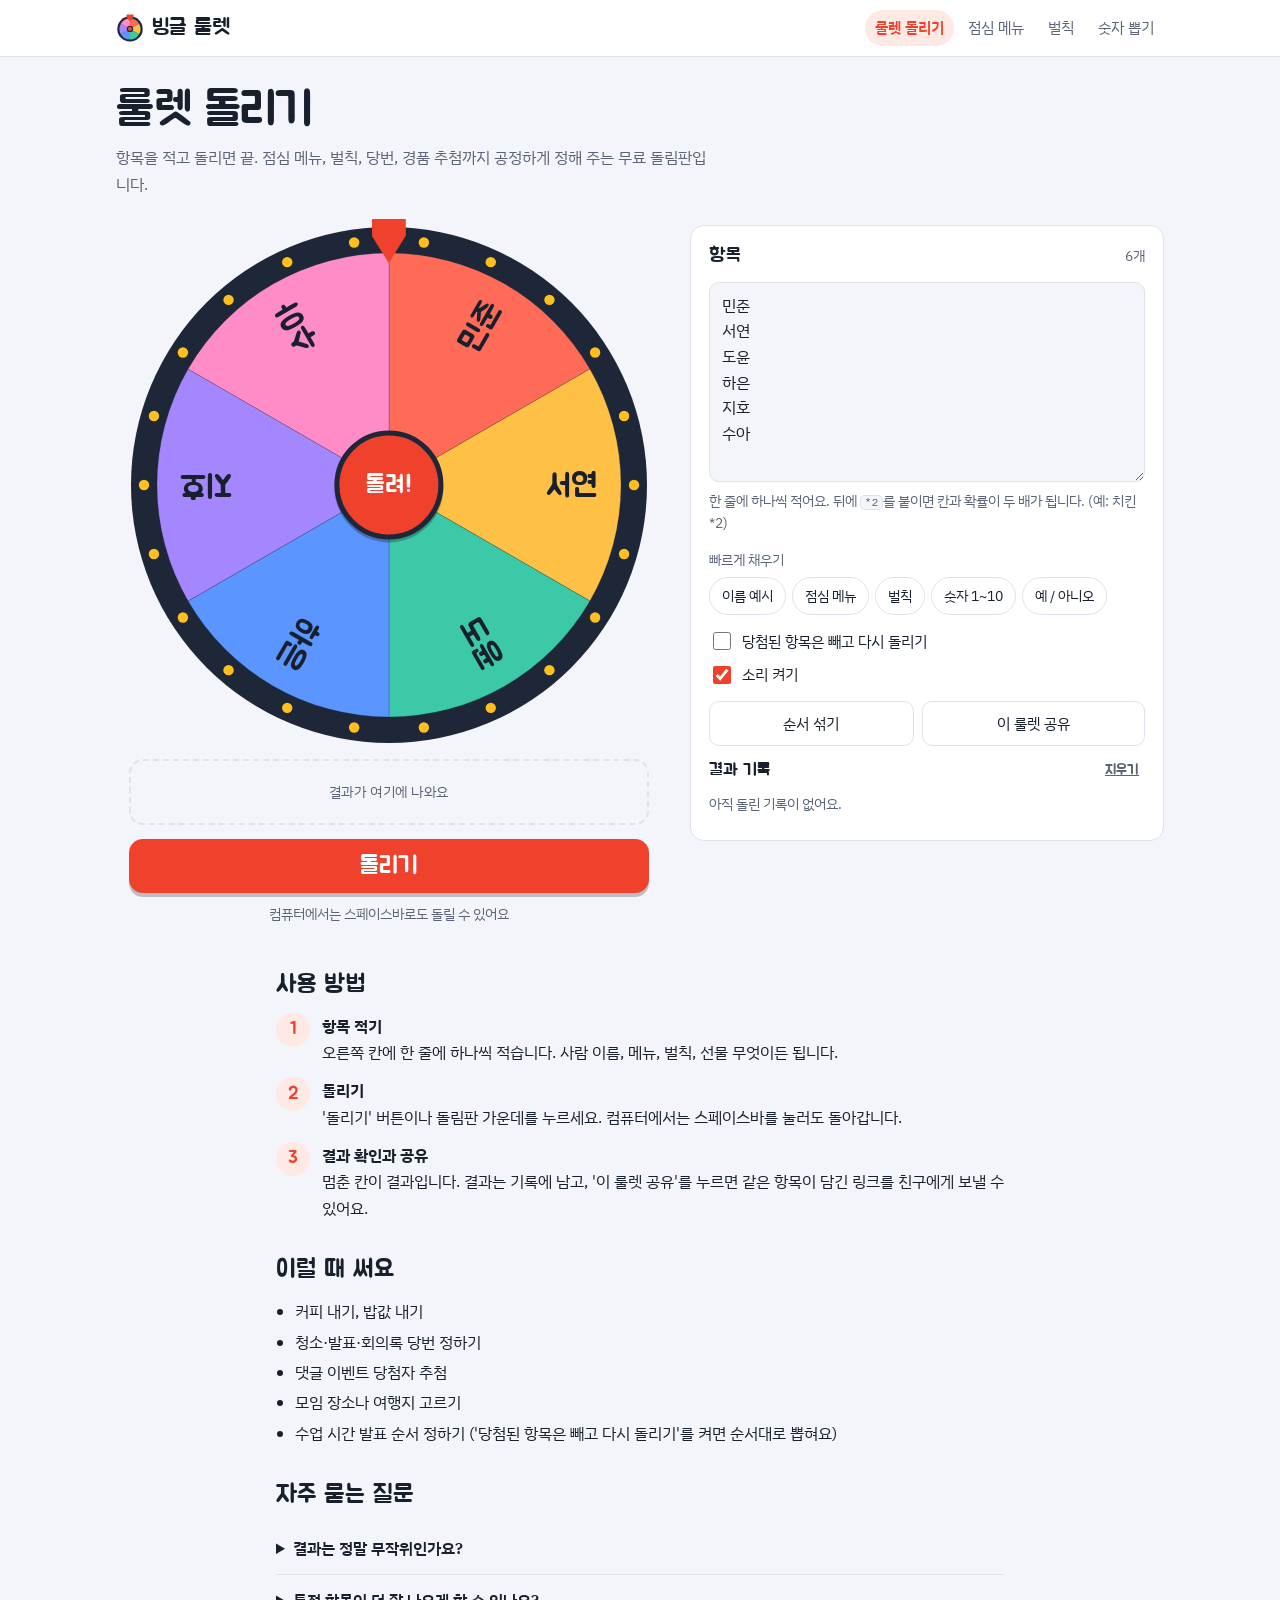
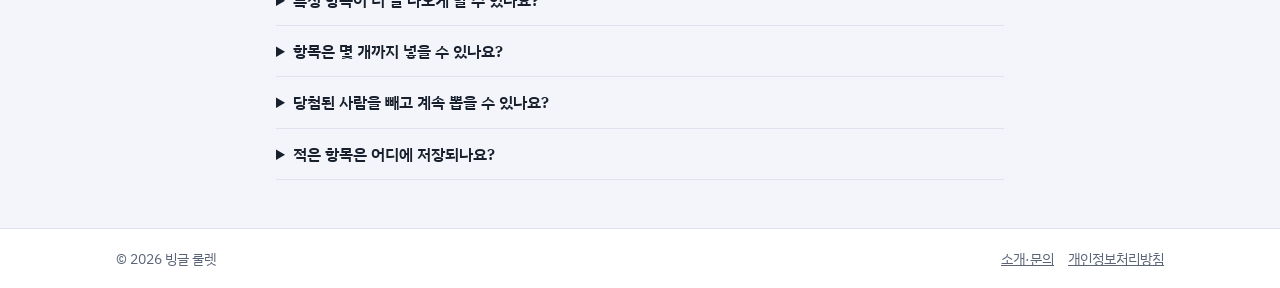
<file: docs/index.html>
<!doctype html>
<html lang="ko">
<head>
<meta charset="utf-8">
<meta name="viewport" content="width=device-width, initial-scale=1, viewport-fit=cover">
<title>룰렛 돌리기 - 무료 온라인 돌림판 | 빙글 룰렛</title>
<meta name="description" content="항목을 적고 버튼만 누르면 끝나는 무료 온라인 룰렛(돌림판). 점심 메뉴, 벌칙, 당번, 경품 추첨을 공정하게 정하세요. 가입·설치 없이 휴대폰에서 바로 됩니다.">
<meta property="og:type" content="website">
<meta property="og:title" content="룰렛 돌리기 | 빙글 룰렛">
<meta property="og:description" content="항목을 적고 버튼만 누르면 끝나는 무료 온라인 룰렛(돌림판). 점심 메뉴, 벌칙, 당번, 경품 추첨을 공정하게 정하세요. 가입·설치 없이 휴대폰에서 바로 됩니다.">
<meta property="og:site_name" content="빙글 룰렛">
<meta property="og:locale" content="ko_KR">
<meta name="twitter:card" content="summary_large_image">
<meta name="theme-color" content="#f0412c">
<link rel="icon" href="favicon.svg" type="image/svg+xml">
<link rel="apple-touch-icon" href="apple-touch-icon.png">
<link rel="preconnect" href="https://fonts.googleapis.com">
<link rel="preconnect" href="https://fonts.gstatic.com" crossorigin>
<link rel="stylesheet" href="https://fonts.googleapis.com/css2?family=IBM+Plex+Sans+KR:wght@400;600&family=Jua&display=swap">
<link rel="stylesheet" href="assets/style.css?v=b575c771">
</head>
<body data-page="main">
<header class="top"><div class="wrap"><a class="brand" href="./"><svg aria-hidden="true" xmlns="http://www.w3.org/2000/svg" viewBox="0 0 64 64">
<circle cx="32" cy="34" r="29" fill="#1e2738"/>
<g transform="translate(32 34)">
<path d="M0 0 L0 -24 A24 24 0 0 1 20.78 -12 Z" fill="#ff6b57"/>
<path d="M0 0 L20.78 -12 A24 24 0 0 1 20.78 12 Z" fill="#ffc145"/>
<path d="M0 0 L20.78 12 A24 24 0 0 1 0 24 Z" fill="#3cc9a8"/>
<path d="M0 0 L0 24 A24 24 0 0 1 -20.78 12 Z" fill="#5b95ff"/>
<path d="M0 0 L-20.78 12 A24 24 0 0 1 -20.78 -12 Z" fill="#a487ff"/>
<path d="M0 0 L-20.78 -12 A24 24 0 0 1 0 -24 Z" fill="#ff8cc6"/>
<circle r="6" fill="#f0412c" stroke="#1e2738" stroke-width="2.5"/>
</g>
<path d="M24 1 H40 V7 L32 17 L24 7 Z" fill="#f0412c"/>
</svg>
빙글 룰렛</a><nav class="nav" aria-label="룰렛 종류"><a href="" aria-current="page">룰렛 돌리기</a><a href="lunch/">점심 메뉴</a><a href="penalty/">벌칙</a><a href="number/">숫자 뽑기</a></nav></div></header>
<main>
<section class="hero wrap"><h1>룰렛 돌리기</h1><p class="lede">항목을 적고 돌리면 끝. 점심 메뉴, 벌칙, 당번, 경품 추첨까지 공정하게 정해 주는 무료 돌림판입니다.</p></section>
<section class="tool wrap" aria-label="룰렛">
  <div class="stage">
    <div class="wheel-box">
      <canvas id="wheel" role="img" aria-label="룰렛 돌림판"></canvas>
      <div class="pointer" id="pointer" aria-hidden="true"></div>
      <button type="button" class="hub" id="hub" aria-label="룰렛 돌리기">돌려!</button>
    </div>
    <div class="result" id="result" role="status" aria-live="polite"><span class="label">결과가 여기에 나와요</span></div>
    <button type="button" class="spin" id="spin">돌리기</button>
    <p class="hint">컴퓨터에서는 스페이스바로도 돌릴 수 있어요</p>
  </div>
  <div class="panel">
    <div class="panel-head"><label for="items">항목</label><span class="count" id="count">6개</span></div>
    
    <textarea id="items" spellcheck="false" autocomplete="off">민준
서연
도윤
하은
지호
수아</textarea>
    <p class="help">한 줄에 하나씩 적어요. 뒤에 <code>*2</code>를 붙이면 칸과 확률이 두 배가 됩니다. (예: 치킨*2)</p>
    <div class="chips"><span class="chips-title">빠르게 채우기</span><button type="button" class="chip" data-preset="names">이름 예시</button><button type="button" class="chip" data-preset="lunch">점심 메뉴</button><button type="button" class="chip" data-preset="penalty">벌칙</button><button type="button" class="chip" data-preset="numbers">숫자 1~10</button><button type="button" class="chip" data-preset="yesno">예 / 아니오</button></div>
    <div class="opts">
      <label><input type="checkbox" id="remove-winner"> 당첨된 항목은 빼고 다시 돌리기</label>
      <label><input type="checkbox" id="sound" checked> 소리 켜기</label>
    </div>
    <div class="row"><button type="button" class="btn" id="shuffle">순서 섞기</button><button type="button" class="btn" id="share">이 룰렛 공유</button></div>
    <input id="share-url" class="btn" type="text" readonly hidden aria-label="공유 링크">
    <div class="history"><h2>결과 기록 <button type="button" class="link" id="clear-history">지우기</button></h2><ol id="history"></ol></div>
  </div>
</section>
<div class="content wrap">
  <section><h2>사용 방법</h2><ol class="steps"><li><div><b>항목 적기</b>오른쪽 칸에 한 줄에 하나씩 적습니다. 사람 이름, 메뉴, 벌칙, 선물 무엇이든 됩니다.</div></li><li><div><b>돌리기</b>&#x27;돌리기&#x27; 버튼이나 돌림판 가운데를 누르세요. 컴퓨터에서는 스페이스바를 눌러도 돌아갑니다.</div></li><li><div><b>결과 확인과 공유</b>멈춘 칸이 결과입니다. 결과는 기록에 남고, &#x27;이 룰렛 공유&#x27;를 누르면 같은 항목이 담긴 링크를 친구에게 보낼 수 있어요.</div></li></ol></section>
  <section><h2>이럴 때 써요</h2><ul class="uses"><li>커피 내기, 밥값 내기</li><li>청소·발표·회의록 당번 정하기</li><li>댓글 이벤트 당첨자 추첨</li><li>모임 장소나 여행지 고르기</li><li>수업 시간 발표 순서 정하기 (&#x27;당첨된 항목은 빼고 다시 돌리기&#x27;를 켜면 순서대로 뽑혀요)</li></ul></section>
  <section class="faq"><h2>자주 묻는 질문</h2><details><summary>결과는 정말 무작위인가요?</summary><p>네. 브라우저에 들어 있는 암호용 난수 생성기(crypto.getRandomValues)로 멈출 자리를 정합니다. 누가 언제 돌려도 각 칸이 뽑힐 확률은 그 칸의 크기에 정확히 비례하고, 이전 결과의 영향을 받지 않습니다.</p></details><details><summary>특정 항목이 더 잘 나오게 할 수 있나요?</summary><p>항목 뒤에 *2, *3처럼 숫자를 붙이면 그 칸이 그만큼 커지고 뽑힐 확률도 같은 비율로 올라갑니다. 예를 들어 &#x27;치킨*2&#x27;는 다른 항목보다 두 배 자주 나옵니다.</p></details><details><summary>항목은 몇 개까지 넣을 수 있나요?</summary><p>2개부터 60개까지 넣을 수 있습니다. 항목이 많을수록 글씨가 작아지니 휴대폰에서는 20개 안쪽을 권합니다.</p></details><details><summary>당첨된 사람을 빼고 계속 뽑을 수 있나요?</summary><p>&#x27;당첨된 항목은 빼고 다시 돌리기&#x27;를 켜 두면, 다음에 돌릴 때 직전에 당첨된 항목이 목록에서 빠집니다. 발표 순서나 여러 명을 차례로 뽑을 때 좋습니다.</p></details><details><summary>적은 항목은 어디에 저장되나요?</summary><p>다음에 다시 쓸 수 있게 지금 쓰는 기기의 브라우저에만 저장됩니다. 서버로 보내거나 다른 사람이 볼 수 있는 곳에 남기지 않습니다.</p></details></section>
</div>
</main>
<footer class="foot"><div class="wrap"><span>© 2026 빙글 룰렛</span><nav><a href="about/">소개·문의</a><a href="privacy/">개인정보처리방침</a></nav></div></footer>
<div class="toast" id="toast" role="status" aria-live="polite" hidden></div>
<script src="assets/roulette.js?v=b575c771" defer></script>
</body>
</html>
</file>
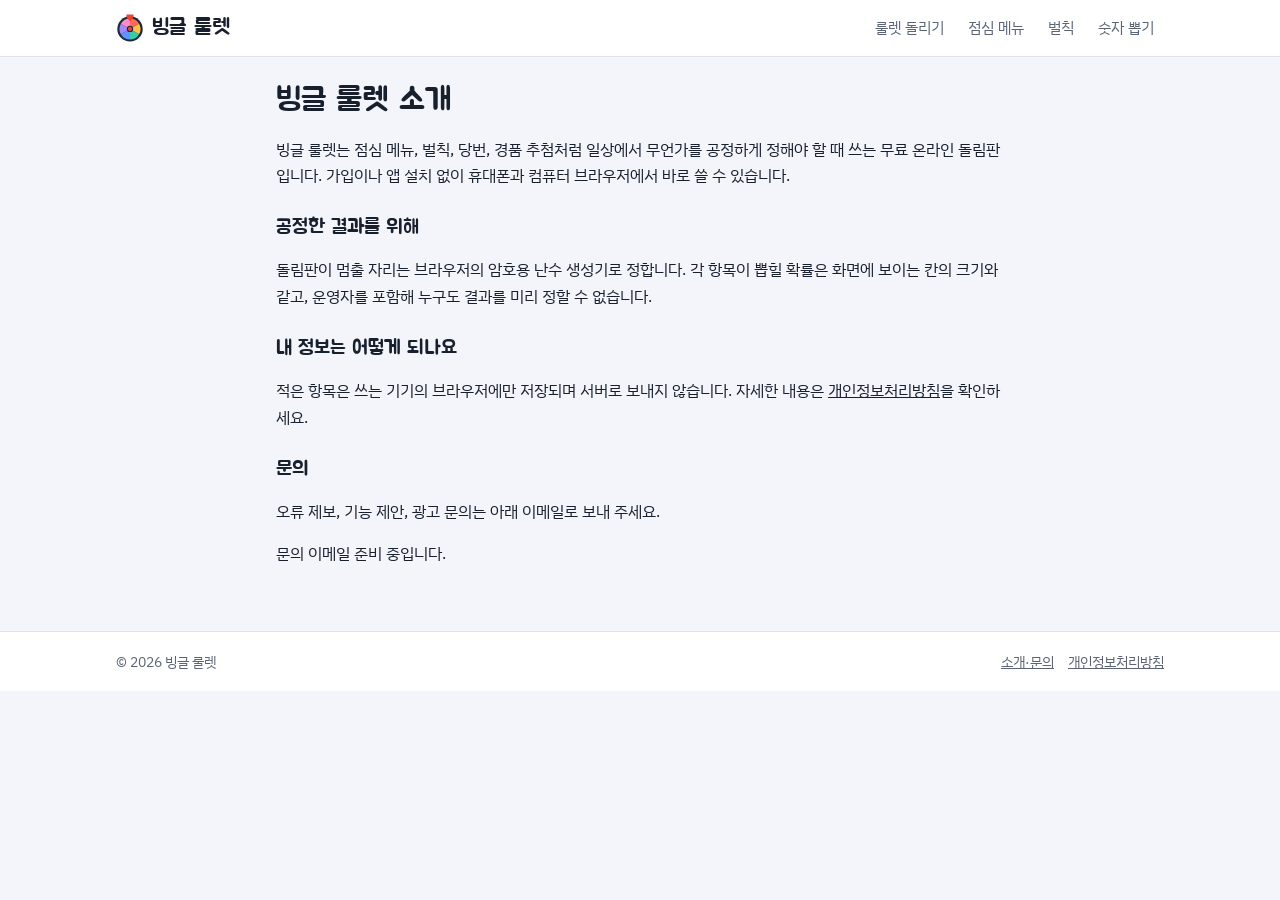
<file: docs/about/index.html>
<!doctype html>
<html lang="ko">
<head>
<meta charset="utf-8">
<meta name="viewport" content="width=device-width, initial-scale=1, viewport-fit=cover">
<title>소개·문의 | 빙글 룰렛</title>
<meta name="description" content="빙글 룰렛는 가입이나 설치 없이 쓰는 무료 온라인 돌림판입니다. 만든 이유와 문의 방법을 안내합니다.">
<meta property="og:type" content="website">
<meta property="og:title" content=" | 빙글 룰렛">
<meta property="og:description" content="빙글 룰렛는 가입이나 설치 없이 쓰는 무료 온라인 돌림판입니다. 만든 이유와 문의 방법을 안내합니다.">
<meta property="og:site_name" content="빙글 룰렛">
<meta property="og:locale" content="ko_KR">
<meta name="twitter:card" content="summary_large_image">
<meta name="theme-color" content="#f0412c">
<link rel="icon" href="../favicon.svg" type="image/svg+xml">
<link rel="apple-touch-icon" href="../apple-touch-icon.png">
<link rel="preconnect" href="https://fonts.googleapis.com">
<link rel="preconnect" href="https://fonts.gstatic.com" crossorigin>
<link rel="stylesheet" href="https://fonts.googleapis.com/css2?family=IBM+Plex+Sans+KR:wght@400;600&family=Jua&display=swap">
<link rel="stylesheet" href="../assets/style.css?v=b575c771">
</head>
<body data-page="about">
<header class="top"><div class="wrap"><a class="brand" href="../"><svg aria-hidden="true" xmlns="http://www.w3.org/2000/svg" viewBox="0 0 64 64">
<circle cx="32" cy="34" r="29" fill="#1e2738"/>
<g transform="translate(32 34)">
<path d="M0 0 L0 -24 A24 24 0 0 1 20.78 -12 Z" fill="#ff6b57"/>
<path d="M0 0 L20.78 -12 A24 24 0 0 1 20.78 12 Z" fill="#ffc145"/>
<path d="M0 0 L20.78 12 A24 24 0 0 1 0 24 Z" fill="#3cc9a8"/>
<path d="M0 0 L0 24 A24 24 0 0 1 -20.78 12 Z" fill="#5b95ff"/>
<path d="M0 0 L-20.78 12 A24 24 0 0 1 -20.78 -12 Z" fill="#a487ff"/>
<path d="M0 0 L-20.78 -12 A24 24 0 0 1 0 -24 Z" fill="#ff8cc6"/>
<circle r="6" fill="#f0412c" stroke="#1e2738" stroke-width="2.5"/>
</g>
<path d="M24 1 H40 V7 L32 17 L24 7 Z" fill="#f0412c"/>
</svg>
빙글 룰렛</a><nav class="nav" aria-label="룰렛 종류"><a href="../">룰렛 돌리기</a><a href="../lunch/">점심 메뉴</a><a href="../penalty/">벌칙</a><a href="../number/">숫자 뽑기</a></nav></div></header>
<main>
<article class="doc wrap">
<h1>빙글 룰렛 소개</h1>
<p>빙글 룰렛는 점심 메뉴, 벌칙, 당번, 경품 추첨처럼 일상에서 무언가를 공정하게 정해야 할 때 쓰는 무료 온라인 돌림판입니다.
가입이나 앱 설치 없이 휴대폰과 컴퓨터 브라우저에서 바로 쓸 수 있습니다.</p>
<h2>공정한 결과를 위해</h2>
<p>돌림판이 멈출 자리는 브라우저의 암호용 난수 생성기로 정합니다. 각 항목이 뽑힐 확률은 화면에 보이는 칸의 크기와 같고, 운영자를 포함해 누구도 결과를 미리 정할 수 없습니다.</p>
<h2>내 정보는 어떻게 되나요</h2>
<p>적은 항목은 쓰는 기기의 브라우저에만 저장되며 서버로 보내지 않습니다. 자세한 내용은 <a href="../privacy/">개인정보처리방침</a>을 확인하세요.</p>
<h2>문의</h2>
<p>오류 제보, 기능 제안, 광고 문의는 아래 이메일로 보내 주세요.</p>
<p>문의 이메일 준비 중입니다.</p>
</article>
</main>
<footer class="foot"><div class="wrap"><span>© 2026 빙글 룰렛</span><nav><a href="../about/">소개·문의</a><a href="../privacy/">개인정보처리방침</a></nav></div></footer>
<div class="toast" id="toast" role="status" aria-live="polite" hidden></div>
</body>
</html>
</file>
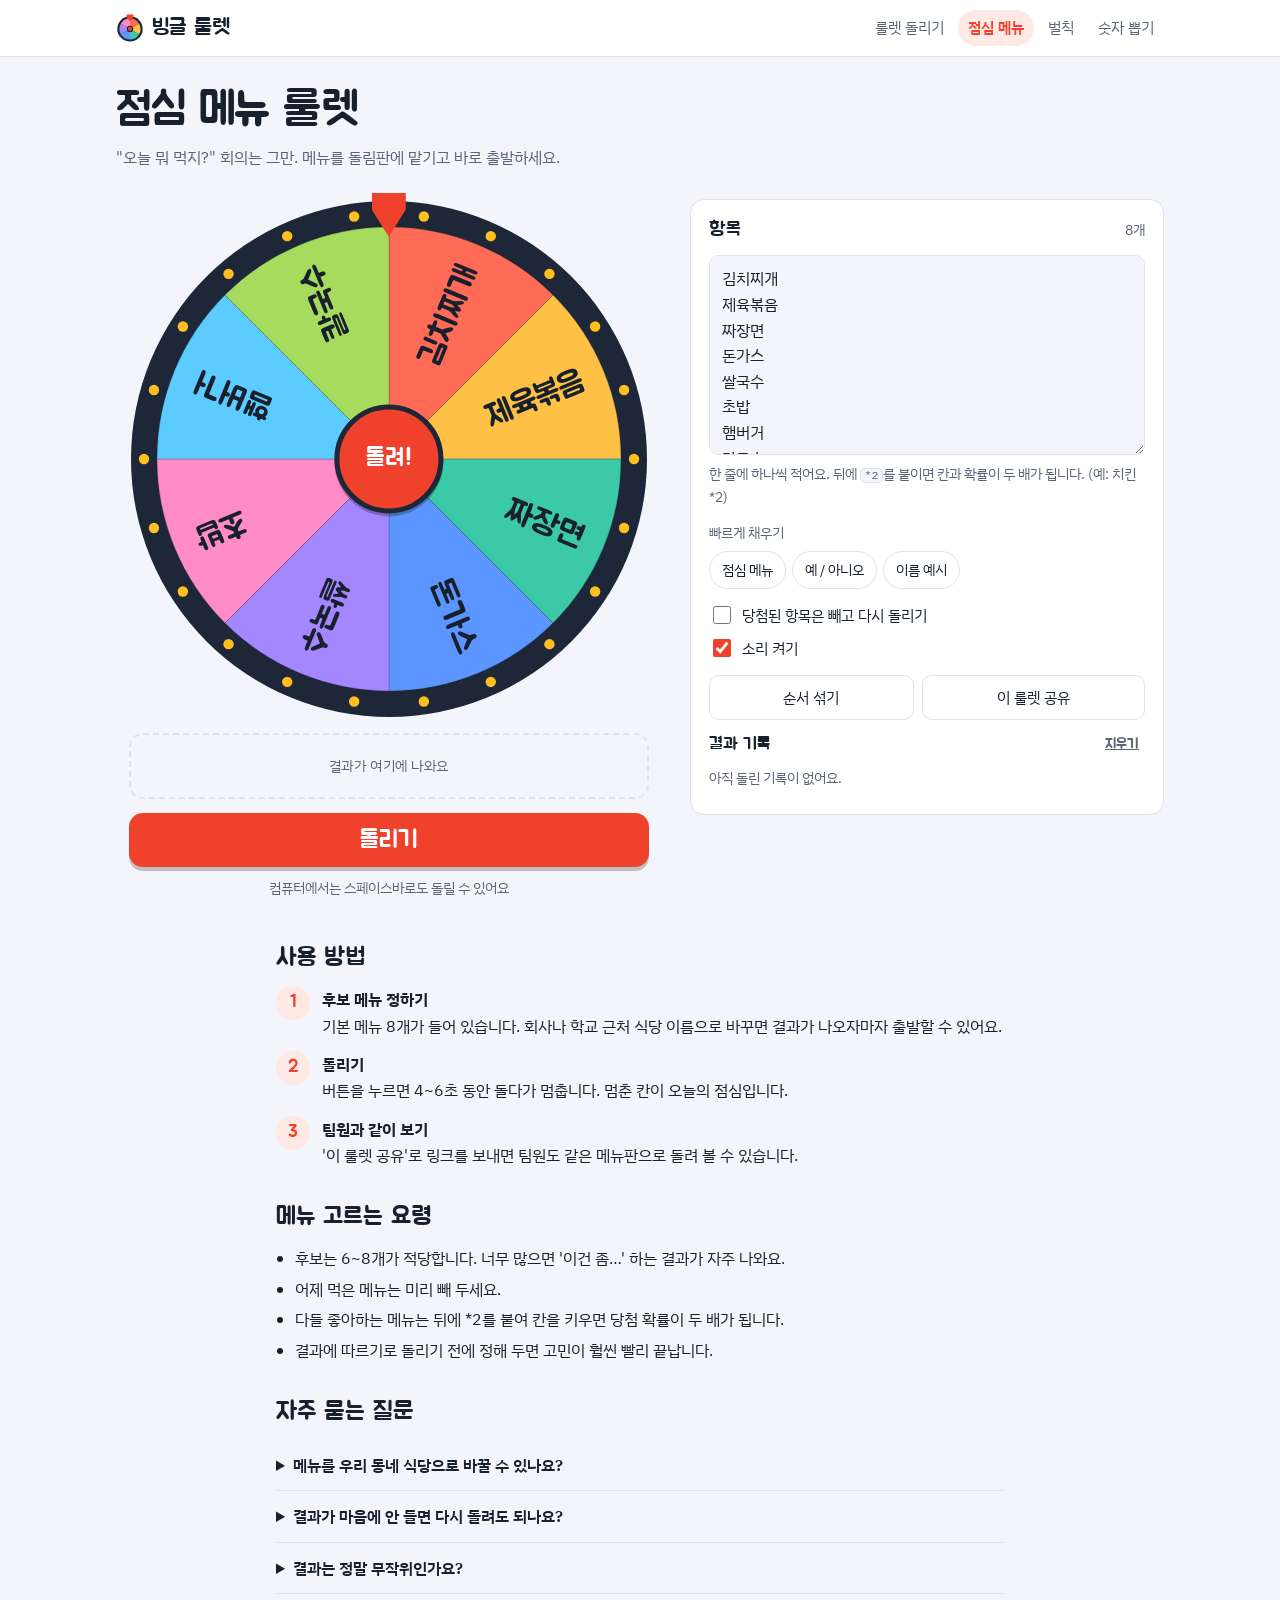
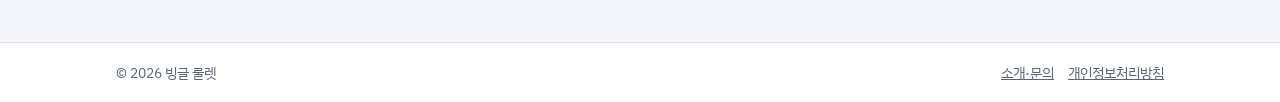
<file: docs/lunch/index.html>
<!doctype html>
<html lang="ko">
<head>
<meta charset="utf-8">
<meta name="viewport" content="width=device-width, initial-scale=1, viewport-fit=cover">
<title>점심 메뉴 룰렛 - 오늘 뭐 먹지? | 빙글 룰렛</title>
<meta name="description" content="오늘 점심 뭐 먹을지 고민될 때 돌리는 점심 메뉴 룰렛. 한식·중식·일식·양식 기본 메뉴가 들어 있고, 회사 근처 식당 이름으로 바꿔 쓸 수 있어요.">
<meta property="og:type" content="website">
<meta property="og:title" content="점심 메뉴 룰렛 | 빙글 룰렛">
<meta property="og:description" content="오늘 점심 뭐 먹을지 고민될 때 돌리는 점심 메뉴 룰렛. 한식·중식·일식·양식 기본 메뉴가 들어 있고, 회사 근처 식당 이름으로 바꿔 쓸 수 있어요.">
<meta property="og:site_name" content="빙글 룰렛">
<meta property="og:locale" content="ko_KR">
<meta name="twitter:card" content="summary_large_image">
<meta name="theme-color" content="#f0412c">
<link rel="icon" href="../favicon.svg" type="image/svg+xml">
<link rel="apple-touch-icon" href="../apple-touch-icon.png">
<link rel="preconnect" href="https://fonts.googleapis.com">
<link rel="preconnect" href="https://fonts.gstatic.com" crossorigin>
<link rel="stylesheet" href="https://fonts.googleapis.com/css2?family=IBM+Plex+Sans+KR:wght@400;600&family=Jua&display=swap">
<link rel="stylesheet" href="../assets/style.css?v=b575c771">
</head>
<body data-page="lunch">
<header class="top"><div class="wrap"><a class="brand" href="../"><svg aria-hidden="true" xmlns="http://www.w3.org/2000/svg" viewBox="0 0 64 64">
<circle cx="32" cy="34" r="29" fill="#1e2738"/>
<g transform="translate(32 34)">
<path d="M0 0 L0 -24 A24 24 0 0 1 20.78 -12 Z" fill="#ff6b57"/>
<path d="M0 0 L20.78 -12 A24 24 0 0 1 20.78 12 Z" fill="#ffc145"/>
<path d="M0 0 L20.78 12 A24 24 0 0 1 0 24 Z" fill="#3cc9a8"/>
<path d="M0 0 L0 24 A24 24 0 0 1 -20.78 12 Z" fill="#5b95ff"/>
<path d="M0 0 L-20.78 12 A24 24 0 0 1 -20.78 -12 Z" fill="#a487ff"/>
<path d="M0 0 L-20.78 -12 A24 24 0 0 1 0 -24 Z" fill="#ff8cc6"/>
<circle r="6" fill="#f0412c" stroke="#1e2738" stroke-width="2.5"/>
</g>
<path d="M24 1 H40 V7 L32 17 L24 7 Z" fill="#f0412c"/>
</svg>
빙글 룰렛</a><nav class="nav" aria-label="룰렛 종류"><a href="../">룰렛 돌리기</a><a href="../lunch/" aria-current="page">점심 메뉴</a><a href="../penalty/">벌칙</a><a href="../number/">숫자 뽑기</a></nav></div></header>
<main>
<section class="hero wrap"><h1>점심 메뉴 룰렛</h1><p class="lede">&quot;오늘 뭐 먹지?&quot; 회의는 그만. 메뉴를 돌림판에 맡기고 바로 출발하세요.</p></section>
<section class="tool wrap" aria-label="룰렛">
  <div class="stage">
    <div class="wheel-box">
      <canvas id="wheel" role="img" aria-label="룰렛 돌림판"></canvas>
      <div class="pointer" id="pointer" aria-hidden="true"></div>
      <button type="button" class="hub" id="hub" aria-label="룰렛 돌리기">돌려!</button>
    </div>
    <div class="result" id="result" role="status" aria-live="polite"><span class="label">결과가 여기에 나와요</span></div>
    <button type="button" class="spin" id="spin">돌리기</button>
    <p class="hint">컴퓨터에서는 스페이스바로도 돌릴 수 있어요</p>
  </div>
  <div class="panel">
    <div class="panel-head"><label for="items">항목</label><span class="count" id="count">8개</span></div>
    
    <textarea id="items" spellcheck="false" autocomplete="off">김치찌개
제육볶음
짜장면
돈가스
쌀국수
초밥
햄버거
칼국수</textarea>
    <p class="help">한 줄에 하나씩 적어요. 뒤에 <code>*2</code>를 붙이면 칸과 확률이 두 배가 됩니다. (예: 치킨*2)</p>
    <div class="chips"><span class="chips-title">빠르게 채우기</span><button type="button" class="chip" data-preset="lunch">점심 메뉴</button><button type="button" class="chip" data-preset="yesno">예 / 아니오</button><button type="button" class="chip" data-preset="names">이름 예시</button></div>
    <div class="opts">
      <label><input type="checkbox" id="remove-winner"> 당첨된 항목은 빼고 다시 돌리기</label>
      <label><input type="checkbox" id="sound" checked> 소리 켜기</label>
    </div>
    <div class="row"><button type="button" class="btn" id="shuffle">순서 섞기</button><button type="button" class="btn" id="share">이 룰렛 공유</button></div>
    <input id="share-url" class="btn" type="text" readonly hidden aria-label="공유 링크">
    <div class="history"><h2>결과 기록 <button type="button" class="link" id="clear-history">지우기</button></h2><ol id="history"></ol></div>
  </div>
</section>
<div class="content wrap">
  <section><h2>사용 방법</h2><ol class="steps"><li><div><b>후보 메뉴 정하기</b>기본 메뉴 8개가 들어 있습니다. 회사나 학교 근처 식당 이름으로 바꾸면 결과가 나오자마자 출발할 수 있어요.</div></li><li><div><b>돌리기</b>버튼을 누르면 4~6초 동안 돌다가 멈춥니다. 멈춘 칸이 오늘의 점심입니다.</div></li><li><div><b>팀원과 같이 보기</b>&#x27;이 룰렛 공유&#x27;로 링크를 보내면 팀원도 같은 메뉴판으로 돌려 볼 수 있습니다.</div></li></ol></section>
  <section><h2>메뉴 고르는 요령</h2><ul class="uses"><li>후보는 6~8개가 적당합니다. 너무 많으면 &#x27;이건 좀…&#x27; 하는 결과가 자주 나와요.</li><li>어제 먹은 메뉴는 미리 빼 두세요.</li><li>다들 좋아하는 메뉴는 뒤에 *2를 붙여 칸을 키우면 당첨 확률이 두 배가 됩니다.</li><li>결과에 따르기로 돌리기 전에 정해 두면 고민이 훨씬 빨리 끝납니다.</li></ul></section>
  <section class="faq"><h2>자주 묻는 질문</h2><details><summary>메뉴를 우리 동네 식당으로 바꿀 수 있나요?</summary><p>네. 오른쪽 칸의 글자를 지우고 식당 이름을 한 줄에 하나씩 적으면 바로 돌림판이 바뀝니다. 적은 목록은 이 기기에 저장돼 다음에도 그대로 나옵니다.</p></details><details><summary>결과가 마음에 안 들면 다시 돌려도 되나요?</summary><p>물론입니다. 다만 매번 다시 돌리면 끝이 안 나니, &#x27;한 번만 다시&#x27;처럼 규칙을 정해 두는 걸 권합니다.</p></details><details><summary>결과는 정말 무작위인가요?</summary><p>네. 브라우저에 들어 있는 암호용 난수 생성기(crypto.getRandomValues)로 멈출 자리를 정합니다. 누가 언제 돌려도 각 칸이 뽑힐 확률은 그 칸의 크기에 정확히 비례하고, 이전 결과의 영향을 받지 않습니다.</p></details></section>
</div>
</main>
<footer class="foot"><div class="wrap"><span>© 2026 빙글 룰렛</span><nav><a href="../about/">소개·문의</a><a href="../privacy/">개인정보처리방침</a></nav></div></footer>
<div class="toast" id="toast" role="status" aria-live="polite" hidden></div>
<script src="../assets/roulette.js?v=b575c771" defer></script>
</body>
</html>
</file>
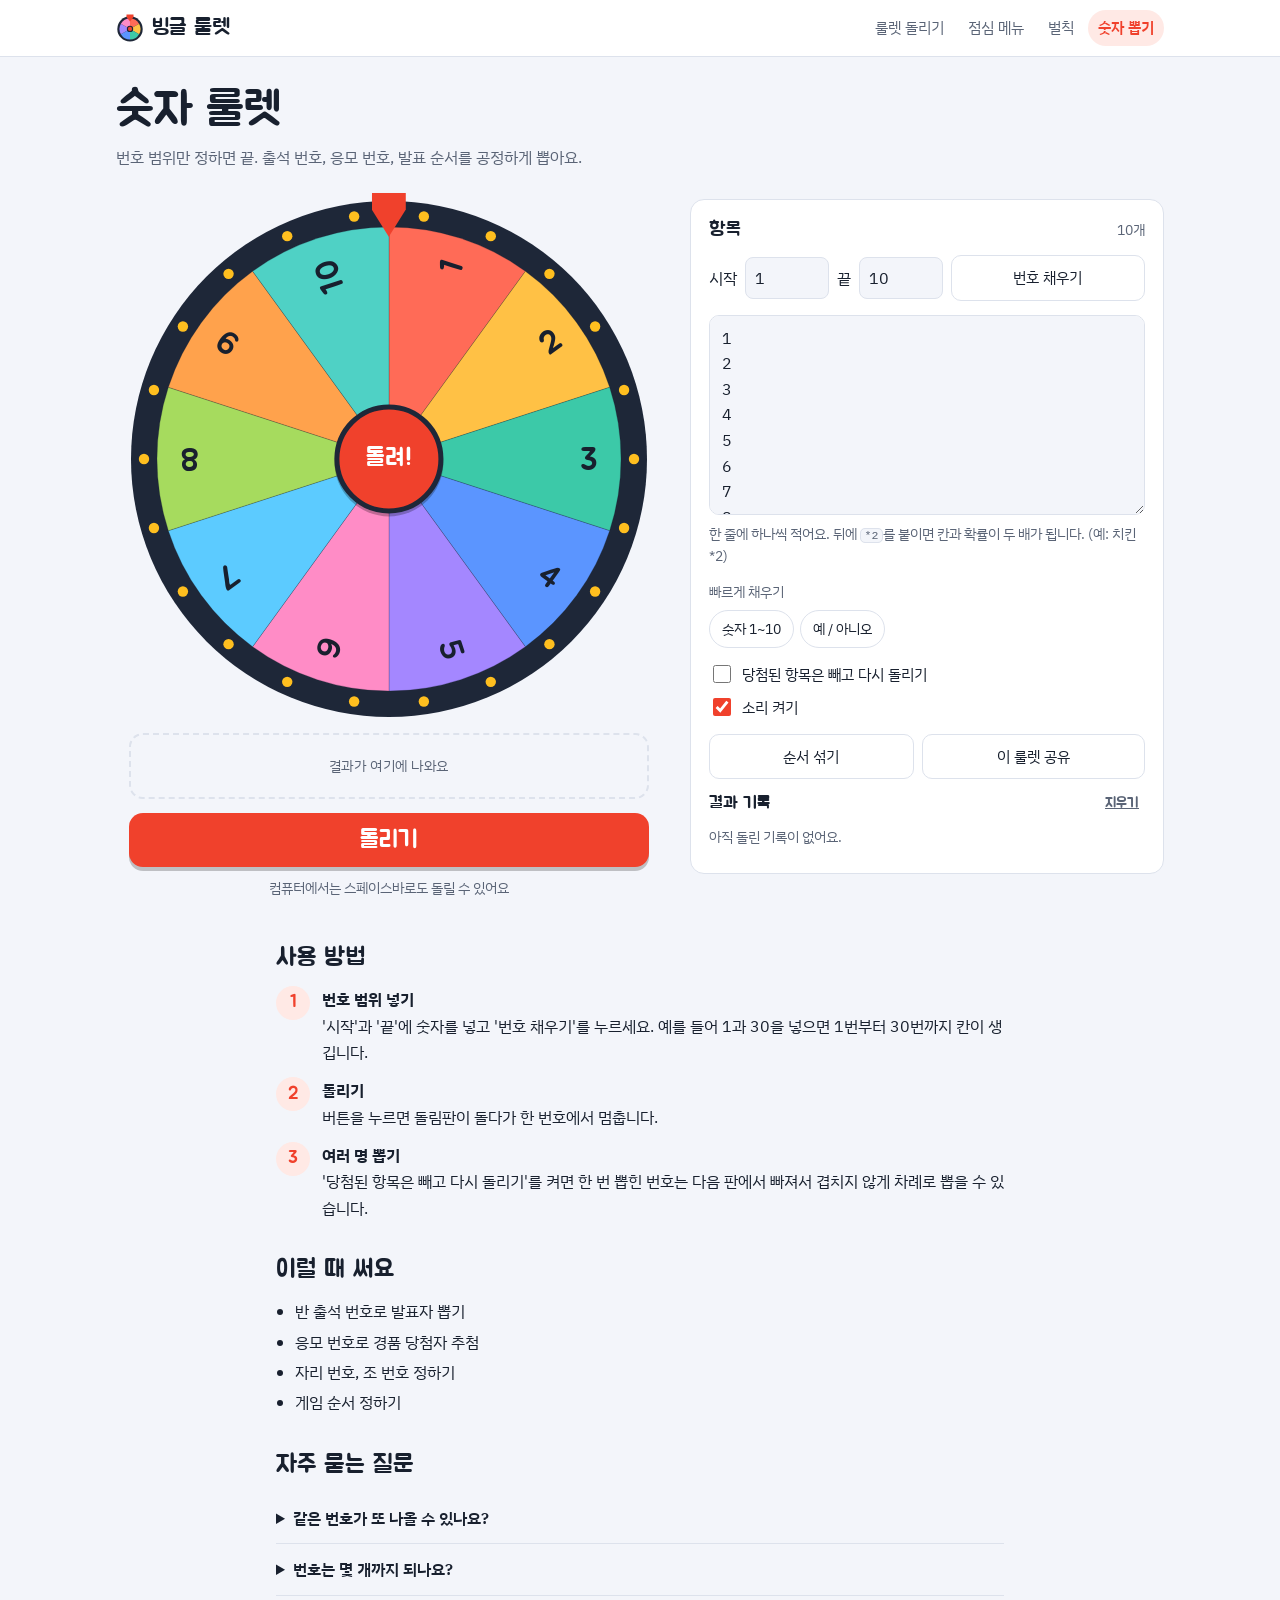
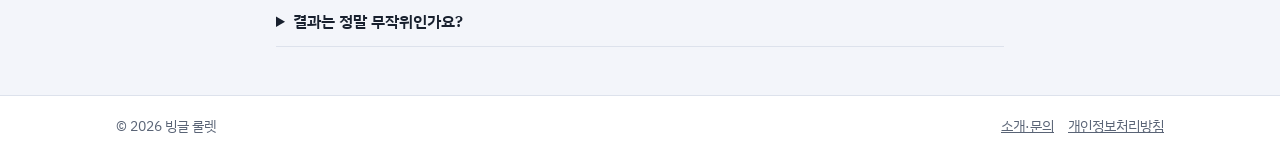
<file: docs/number/index.html>
<!doctype html>
<html lang="ko">
<head>
<meta charset="utf-8">
<meta name="viewport" content="width=device-width, initial-scale=1, viewport-fit=cover">
<title>숫자 룰렛 - 번호 뽑기·순서 정하기 | 빙글 룰렛</title>
<meta name="description" content="시작 번호와 끝 번호만 넣으면 숫자 룰렛이 만들어집니다. 번호 추첨, 발표 순서, 좌석 번호 뽑기를 공정하게 하세요.">
<meta property="og:type" content="website">
<meta property="og:title" content="숫자 룰렛 | 빙글 룰렛">
<meta property="og:description" content="시작 번호와 끝 번호만 넣으면 숫자 룰렛이 만들어집니다. 번호 추첨, 발표 순서, 좌석 번호 뽑기를 공정하게 하세요.">
<meta property="og:site_name" content="빙글 룰렛">
<meta property="og:locale" content="ko_KR">
<meta name="twitter:card" content="summary_large_image">
<meta name="theme-color" content="#f0412c">
<link rel="icon" href="../favicon.svg" type="image/svg+xml">
<link rel="apple-touch-icon" href="../apple-touch-icon.png">
<link rel="preconnect" href="https://fonts.googleapis.com">
<link rel="preconnect" href="https://fonts.gstatic.com" crossorigin>
<link rel="stylesheet" href="https://fonts.googleapis.com/css2?family=IBM+Plex+Sans+KR:wght@400;600&family=Jua&display=swap">
<link rel="stylesheet" href="../assets/style.css?v=b575c771">
</head>
<body data-page="number">
<header class="top"><div class="wrap"><a class="brand" href="../"><svg aria-hidden="true" xmlns="http://www.w3.org/2000/svg" viewBox="0 0 64 64">
<circle cx="32" cy="34" r="29" fill="#1e2738"/>
<g transform="translate(32 34)">
<path d="M0 0 L0 -24 A24 24 0 0 1 20.78 -12 Z" fill="#ff6b57"/>
<path d="M0 0 L20.78 -12 A24 24 0 0 1 20.78 12 Z" fill="#ffc145"/>
<path d="M0 0 L20.78 12 A24 24 0 0 1 0 24 Z" fill="#3cc9a8"/>
<path d="M0 0 L0 24 A24 24 0 0 1 -20.78 12 Z" fill="#5b95ff"/>
<path d="M0 0 L-20.78 12 A24 24 0 0 1 -20.78 -12 Z" fill="#a487ff"/>
<path d="M0 0 L-20.78 -12 A24 24 0 0 1 0 -24 Z" fill="#ff8cc6"/>
<circle r="6" fill="#f0412c" stroke="#1e2738" stroke-width="2.5"/>
</g>
<path d="M24 1 H40 V7 L32 17 L24 7 Z" fill="#f0412c"/>
</svg>
빙글 룰렛</a><nav class="nav" aria-label="룰렛 종류"><a href="../">룰렛 돌리기</a><a href="../lunch/">점심 메뉴</a><a href="../penalty/">벌칙</a><a href="../number/" aria-current="page">숫자 뽑기</a></nav></div></header>
<main>
<section class="hero wrap"><h1>숫자 룰렛</h1><p class="lede">번호 범위만 정하면 끝. 출석 번호, 응모 번호, 발표 순서를 공정하게 뽑아요.</p></section>
<section class="tool wrap" aria-label="룰렛">
  <div class="stage">
    <div class="wheel-box">
      <canvas id="wheel" role="img" aria-label="룰렛 돌림판"></canvas>
      <div class="pointer" id="pointer" aria-hidden="true"></div>
      <button type="button" class="hub" id="hub" aria-label="룰렛 돌리기">돌려!</button>
    </div>
    <div class="result" id="result" role="status" aria-live="polite"><span class="label">결과가 여기에 나와요</span></div>
    <button type="button" class="spin" id="spin">돌리기</button>
    <p class="hint">컴퓨터에서는 스페이스바로도 돌릴 수 있어요</p>
  </div>
  <div class="panel">
    <div class="panel-head"><label for="items">항목</label><span class="count" id="count">10개</span></div>
    <div class="range"><label for="from">시작</label><input id="from" type="number" inputmode="numeric" value="1"><label for="to">끝</label><input id="to" type="number" inputmode="numeric" value="10"><button type="button" class="btn" id="fill-range">번호 채우기</button></div>
    <textarea id="items" spellcheck="false" autocomplete="off">1
2
3
4
5
6
7
8
9
10</textarea>
    <p class="help">한 줄에 하나씩 적어요. 뒤에 <code>*2</code>를 붙이면 칸과 확률이 두 배가 됩니다. (예: 치킨*2)</p>
    <div class="chips"><span class="chips-title">빠르게 채우기</span><button type="button" class="chip" data-preset="numbers">숫자 1~10</button><button type="button" class="chip" data-preset="yesno">예 / 아니오</button></div>
    <div class="opts">
      <label><input type="checkbox" id="remove-winner"> 당첨된 항목은 빼고 다시 돌리기</label>
      <label><input type="checkbox" id="sound" checked> 소리 켜기</label>
    </div>
    <div class="row"><button type="button" class="btn" id="shuffle">순서 섞기</button><button type="button" class="btn" id="share">이 룰렛 공유</button></div>
    <input id="share-url" class="btn" type="text" readonly hidden aria-label="공유 링크">
    <div class="history"><h2>결과 기록 <button type="button" class="link" id="clear-history">지우기</button></h2><ol id="history"></ol></div>
  </div>
</section>
<div class="content wrap">
  <section><h2>사용 방법</h2><ol class="steps"><li><div><b>번호 범위 넣기</b>&#x27;시작&#x27;과 &#x27;끝&#x27;에 숫자를 넣고 &#x27;번호 채우기&#x27;를 누르세요. 예를 들어 1과 30을 넣으면 1번부터 30번까지 칸이 생깁니다.</div></li><li><div><b>돌리기</b>버튼을 누르면 돌림판이 돌다가 한 번호에서 멈춥니다.</div></li><li><div><b>여러 명 뽑기</b>&#x27;당첨된 항목은 빼고 다시 돌리기&#x27;를 켜면 한 번 뽑힌 번호는 다음 판에서 빠져서 겹치지 않게 차례로 뽑을 수 있습니다.</div></li></ol></section>
  <section><h2>이럴 때 써요</h2><ul class="uses"><li>반 출석 번호로 발표자 뽑기</li><li>응모 번호로 경품 당첨자 추첨</li><li>자리 번호, 조 번호 정하기</li><li>게임 순서 정하기</li></ul></section>
  <section class="faq"><h2>자주 묻는 질문</h2><details><summary>같은 번호가 또 나올 수 있나요?</summary><p>&#x27;당첨된 항목은 빼고 다시 돌리기&#x27;를 끄면 매번 모든 번호가 다시 후보가 되므로 같은 번호가 나올 수 있습니다. 겹치지 않게 뽑으려면 켜 두세요.</p></details><details><summary>번호는 몇 개까지 되나요?</summary><p>한 번에 60개까지 넣을 수 있습니다. 그보다 많으면 1~60, 61~120처럼 나눠서 뽑으세요.</p></details><details><summary>결과는 정말 무작위인가요?</summary><p>네. 브라우저에 들어 있는 암호용 난수 생성기(crypto.getRandomValues)로 멈출 자리를 정합니다. 누가 언제 돌려도 각 칸이 뽑힐 확률은 그 칸의 크기에 정확히 비례하고, 이전 결과의 영향을 받지 않습니다.</p></details></section>
</div>
</main>
<footer class="foot"><div class="wrap"><span>© 2026 빙글 룰렛</span><nav><a href="../about/">소개·문의</a><a href="../privacy/">개인정보처리방침</a></nav></div></footer>
<div class="toast" id="toast" role="status" aria-live="polite" hidden></div>
<script src="../assets/roulette.js?v=b575c771" defer></script>
</body>
</html>
</file>
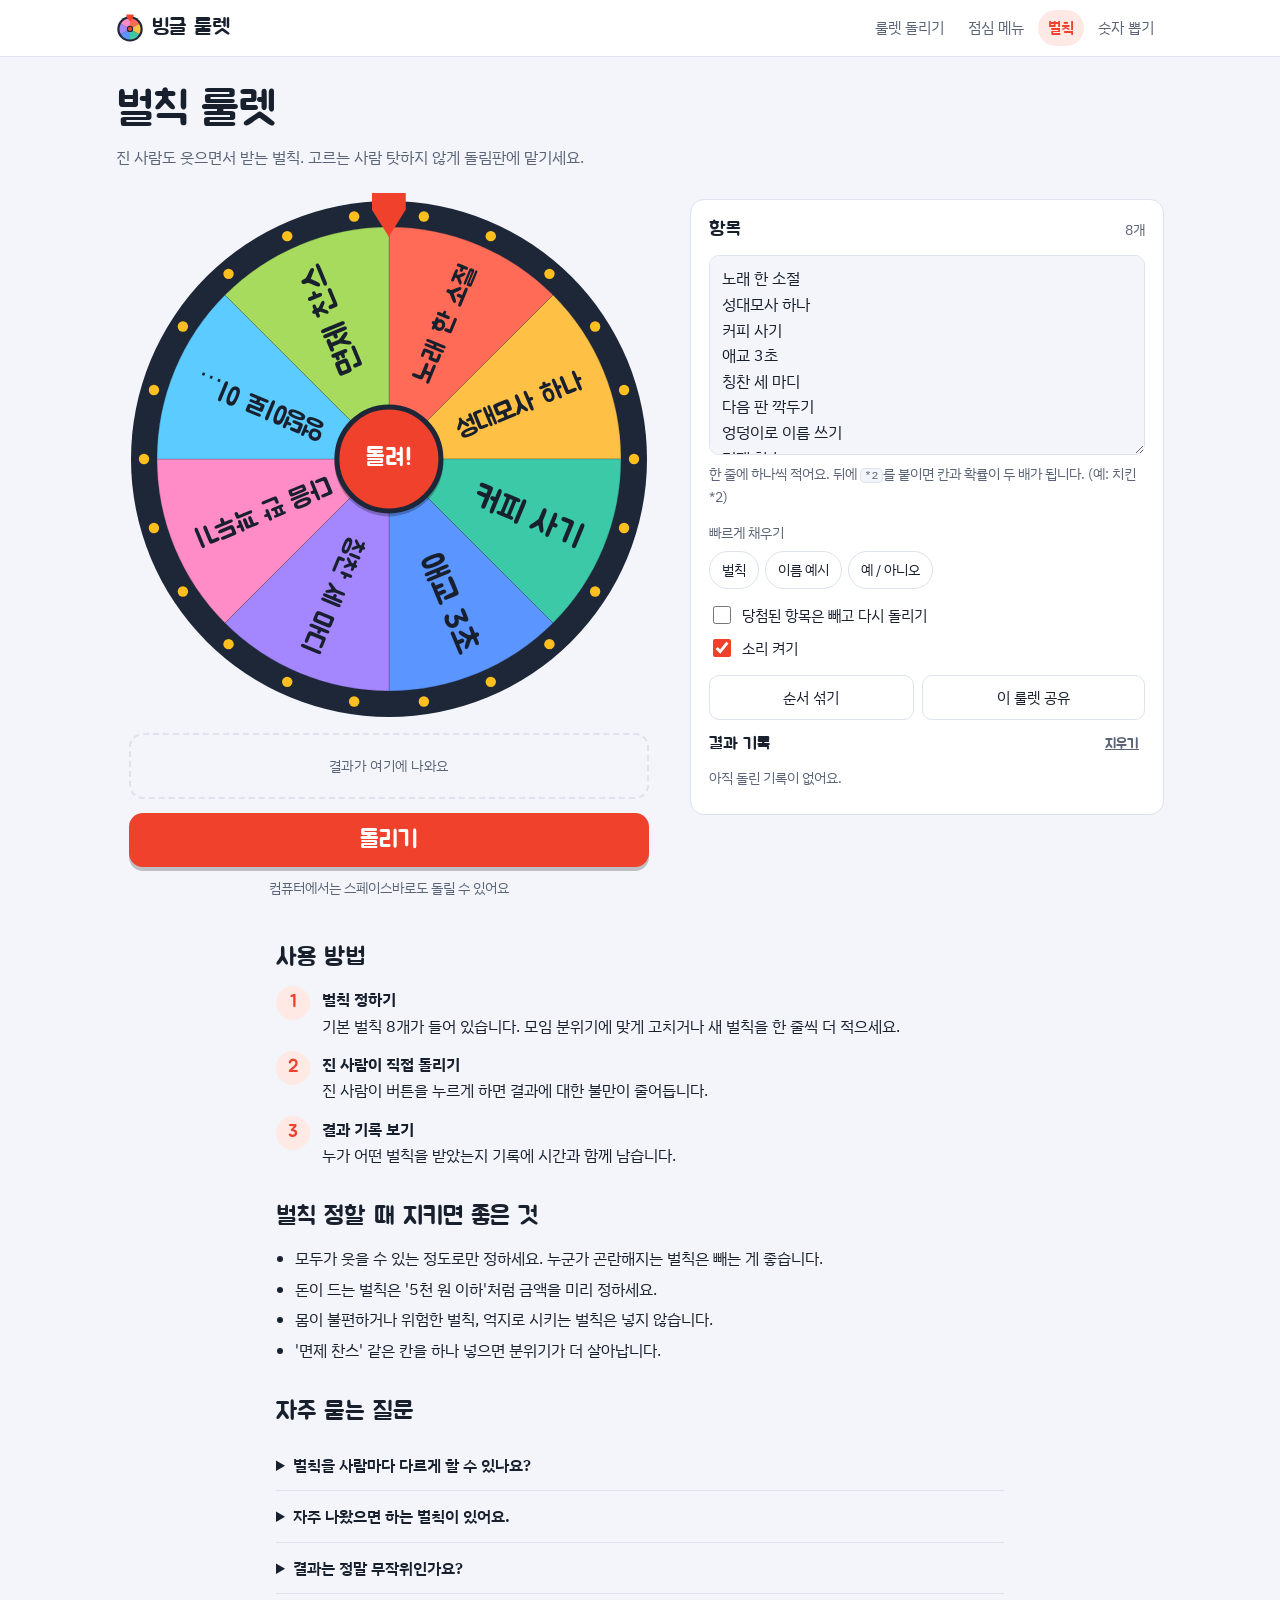
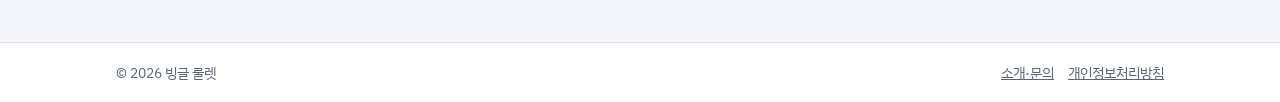
<file: docs/penalty/index.html>
<!doctype html>
<html lang="ko">
<head>
<meta charset="utf-8">
<meta name="viewport" content="width=device-width, initial-scale=1, viewport-fit=cover">
<title>벌칙 룰렛 - 모임·게임 벌칙 정하기 | 빙글 룰렛</title>
<meta name="description" content="게임에서 진 사람의 벌칙을 공정하게 정하는 벌칙 룰렛. 웃기지만 무리하지 않은 기본 벌칙이 들어 있고, 우리끼리 벌칙으로 바꿔 쓸 수 있어요.">
<meta property="og:type" content="website">
<meta property="og:title" content="벌칙 룰렛 | 빙글 룰렛">
<meta property="og:description" content="게임에서 진 사람의 벌칙을 공정하게 정하는 벌칙 룰렛. 웃기지만 무리하지 않은 기본 벌칙이 들어 있고, 우리끼리 벌칙으로 바꿔 쓸 수 있어요.">
<meta property="og:site_name" content="빙글 룰렛">
<meta property="og:locale" content="ko_KR">
<meta name="twitter:card" content="summary_large_image">
<meta name="theme-color" content="#f0412c">
<link rel="icon" href="../favicon.svg" type="image/svg+xml">
<link rel="apple-touch-icon" href="../apple-touch-icon.png">
<link rel="preconnect" href="https://fonts.googleapis.com">
<link rel="preconnect" href="https://fonts.gstatic.com" crossorigin>
<link rel="stylesheet" href="https://fonts.googleapis.com/css2?family=IBM+Plex+Sans+KR:wght@400;600&family=Jua&display=swap">
<link rel="stylesheet" href="../assets/style.css?v=b575c771">
</head>
<body data-page="penalty">
<header class="top"><div class="wrap"><a class="brand" href="../"><svg aria-hidden="true" xmlns="http://www.w3.org/2000/svg" viewBox="0 0 64 64">
<circle cx="32" cy="34" r="29" fill="#1e2738"/>
<g transform="translate(32 34)">
<path d="M0 0 L0 -24 A24 24 0 0 1 20.78 -12 Z" fill="#ff6b57"/>
<path d="M0 0 L20.78 -12 A24 24 0 0 1 20.78 12 Z" fill="#ffc145"/>
<path d="M0 0 L20.78 12 A24 24 0 0 1 0 24 Z" fill="#3cc9a8"/>
<path d="M0 0 L0 24 A24 24 0 0 1 -20.78 12 Z" fill="#5b95ff"/>
<path d="M0 0 L-20.78 12 A24 24 0 0 1 -20.78 -12 Z" fill="#a487ff"/>
<path d="M0 0 L-20.78 -12 A24 24 0 0 1 0 -24 Z" fill="#ff8cc6"/>
<circle r="6" fill="#f0412c" stroke="#1e2738" stroke-width="2.5"/>
</g>
<path d="M24 1 H40 V7 L32 17 L24 7 Z" fill="#f0412c"/>
</svg>
빙글 룰렛</a><nav class="nav" aria-label="룰렛 종류"><a href="../">룰렛 돌리기</a><a href="../lunch/">점심 메뉴</a><a href="../penalty/" aria-current="page">벌칙</a><a href="../number/">숫자 뽑기</a></nav></div></header>
<main>
<section class="hero wrap"><h1>벌칙 룰렛</h1><p class="lede">진 사람도 웃으면서 받는 벌칙. 고르는 사람 탓하지 않게 돌림판에 맡기세요.</p></section>
<section class="tool wrap" aria-label="룰렛">
  <div class="stage">
    <div class="wheel-box">
      <canvas id="wheel" role="img" aria-label="룰렛 돌림판"></canvas>
      <div class="pointer" id="pointer" aria-hidden="true"></div>
      <button type="button" class="hub" id="hub" aria-label="룰렛 돌리기">돌려!</button>
    </div>
    <div class="result" id="result" role="status" aria-live="polite"><span class="label">결과가 여기에 나와요</span></div>
    <button type="button" class="spin" id="spin">돌리기</button>
    <p class="hint">컴퓨터에서는 스페이스바로도 돌릴 수 있어요</p>
  </div>
  <div class="panel">
    <div class="panel-head"><label for="items">항목</label><span class="count" id="count">8개</span></div>
    
    <textarea id="items" spellcheck="false" autocomplete="off">노래 한 소절
성대모사 하나
커피 사기
애교 3초
칭찬 세 마디
다음 판 깍두기
엉덩이로 이름 쓰기
면제 찬스</textarea>
    <p class="help">한 줄에 하나씩 적어요. 뒤에 <code>*2</code>를 붙이면 칸과 확률이 두 배가 됩니다. (예: 치킨*2)</p>
    <div class="chips"><span class="chips-title">빠르게 채우기</span><button type="button" class="chip" data-preset="penalty">벌칙</button><button type="button" class="chip" data-preset="names">이름 예시</button><button type="button" class="chip" data-preset="yesno">예 / 아니오</button></div>
    <div class="opts">
      <label><input type="checkbox" id="remove-winner"> 당첨된 항목은 빼고 다시 돌리기</label>
      <label><input type="checkbox" id="sound" checked> 소리 켜기</label>
    </div>
    <div class="row"><button type="button" class="btn" id="shuffle">순서 섞기</button><button type="button" class="btn" id="share">이 룰렛 공유</button></div>
    <input id="share-url" class="btn" type="text" readonly hidden aria-label="공유 링크">
    <div class="history"><h2>결과 기록 <button type="button" class="link" id="clear-history">지우기</button></h2><ol id="history"></ol></div>
  </div>
</section>
<div class="content wrap">
  <section><h2>사용 방법</h2><ol class="steps"><li><div><b>벌칙 정하기</b>기본 벌칙 8개가 들어 있습니다. 모임 분위기에 맞게 고치거나 새 벌칙을 한 줄씩 더 적으세요.</div></li><li><div><b>진 사람이 직접 돌리기</b>진 사람이 버튼을 누르게 하면 결과에 대한 불만이 줄어듭니다.</div></li><li><div><b>결과 기록 보기</b>누가 어떤 벌칙을 받았는지 기록에 시간과 함께 남습니다.</div></li></ol></section>
  <section><h2>벌칙 정할 때 지키면 좋은 것</h2><ul class="uses"><li>모두가 웃을 수 있는 정도로만 정하세요. 누군가 곤란해지는 벌칙은 빼는 게 좋습니다.</li><li>돈이 드는 벌칙은 &#x27;5천 원 이하&#x27;처럼 금액을 미리 정하세요.</li><li>몸이 불편하거나 위험한 벌칙, 억지로 시키는 벌칙은 넣지 않습니다.</li><li>&#x27;면제 찬스&#x27; 같은 칸을 하나 넣으면 분위기가 더 살아납니다.</li></ul></section>
  <section class="faq"><h2>자주 묻는 질문</h2><details><summary>벌칙을 사람마다 다르게 할 수 있나요?</summary><p>모임마다 저장해 두기는 어렵지만, &#x27;이 룰렛 공유&#x27;로 만든 링크를 즐겨찾기 해 두면 그 벌칙 목록을 언제든 다시 열 수 있습니다.</p></details><details><summary>자주 나왔으면 하는 벌칙이 있어요.</summary><p>그 벌칙 뒤에 *2나 *3을 붙이세요. 칸이 커지는 만큼 당첨 확률도 올라갑니다.</p></details><details><summary>결과는 정말 무작위인가요?</summary><p>네. 브라우저에 들어 있는 암호용 난수 생성기(crypto.getRandomValues)로 멈출 자리를 정합니다. 누가 언제 돌려도 각 칸이 뽑힐 확률은 그 칸의 크기에 정확히 비례하고, 이전 결과의 영향을 받지 않습니다.</p></details></section>
</div>
</main>
<footer class="foot"><div class="wrap"><span>© 2026 빙글 룰렛</span><nav><a href="../about/">소개·문의</a><a href="../privacy/">개인정보처리방침</a></nav></div></footer>
<div class="toast" id="toast" role="status" aria-live="polite" hidden></div>
<script src="../assets/roulette.js?v=b575c771" defer></script>
</body>
</html>
</file>
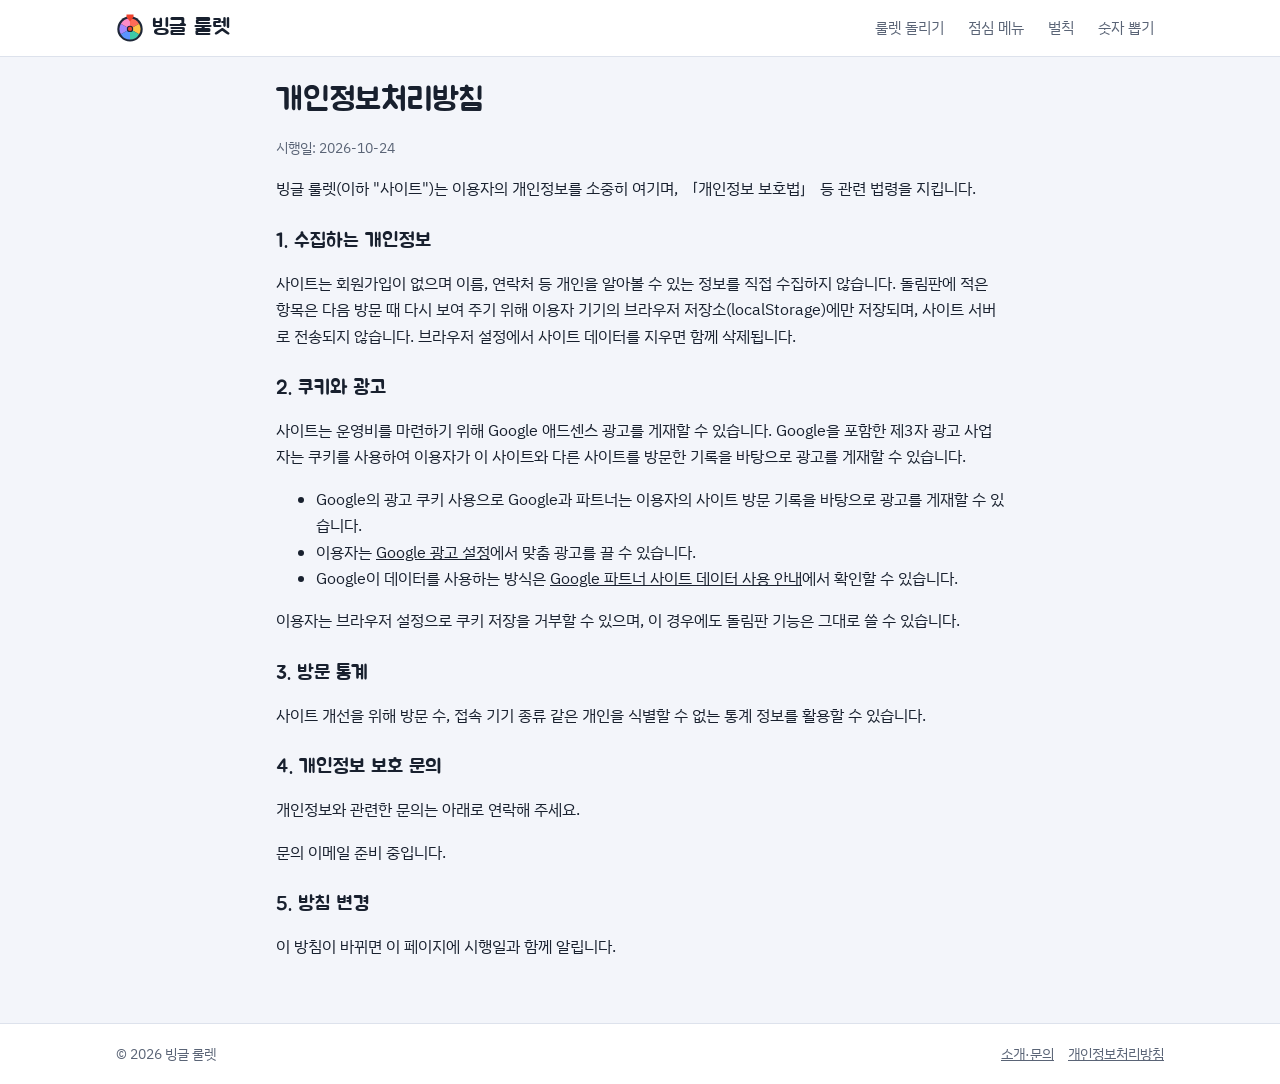
<file: docs/privacy/index.html>
<!doctype html>
<html lang="ko">
<head>
<meta charset="utf-8">
<meta name="viewport" content="width=device-width, initial-scale=1, viewport-fit=cover">
<title>개인정보처리방침 | 빙글 룰렛</title>
<meta name="description" content="빙글 룰렛의 개인정보처리방침입니다. 수집하는 정보, 쿠키와 광고, 문의 방법을 안내합니다.">
<meta property="og:type" content="website">
<meta property="og:title" content=" | 빙글 룰렛">
<meta property="og:description" content="빙글 룰렛의 개인정보처리방침입니다. 수집하는 정보, 쿠키와 광고, 문의 방법을 안내합니다.">
<meta property="og:site_name" content="빙글 룰렛">
<meta property="og:locale" content="ko_KR">
<meta name="twitter:card" content="summary_large_image">
<meta name="theme-color" content="#f0412c">
<link rel="icon" href="../favicon.svg" type="image/svg+xml">
<link rel="apple-touch-icon" href="../apple-touch-icon.png">
<link rel="preconnect" href="https://fonts.googleapis.com">
<link rel="preconnect" href="https://fonts.gstatic.com" crossorigin>
<link rel="stylesheet" href="https://fonts.googleapis.com/css2?family=IBM+Plex+Sans+KR:wght@400;600&family=Jua&display=swap">
<link rel="stylesheet" href="../assets/style.css?v=b575c771">
</head>
<body data-page="privacy">
<header class="top"><div class="wrap"><a class="brand" href="../"><svg aria-hidden="true" xmlns="http://www.w3.org/2000/svg" viewBox="0 0 64 64">
<circle cx="32" cy="34" r="29" fill="#1e2738"/>
<g transform="translate(32 34)">
<path d="M0 0 L0 -24 A24 24 0 0 1 20.78 -12 Z" fill="#ff6b57"/>
<path d="M0 0 L20.78 -12 A24 24 0 0 1 20.78 12 Z" fill="#ffc145"/>
<path d="M0 0 L20.78 12 A24 24 0 0 1 0 24 Z" fill="#3cc9a8"/>
<path d="M0 0 L0 24 A24 24 0 0 1 -20.78 12 Z" fill="#5b95ff"/>
<path d="M0 0 L-20.78 12 A24 24 0 0 1 -20.78 -12 Z" fill="#a487ff"/>
<path d="M0 0 L-20.78 -12 A24 24 0 0 1 0 -24 Z" fill="#ff8cc6"/>
<circle r="6" fill="#f0412c" stroke="#1e2738" stroke-width="2.5"/>
</g>
<path d="M24 1 H40 V7 L32 17 L24 7 Z" fill="#f0412c"/>
</svg>
빙글 룰렛</a><nav class="nav" aria-label="룰렛 종류"><a href="../">룰렛 돌리기</a><a href="../lunch/">점심 메뉴</a><a href="../penalty/">벌칙</a><a href="../number/">숫자 뽑기</a></nav></div></header>
<main>
<article class="doc wrap">
<h1>개인정보처리방침</h1>
<p class="meta">시행일: 2026-10-24</p>
<p>빙글 룰렛(이하 "사이트")는 이용자의 개인정보를 소중히 여기며, 「개인정보 보호법」 등 관련 법령을 지킵니다.</p>
<h2>1. 수집하는 개인정보</h2>
<p>사이트는 회원가입이 없으며 이름, 연락처 등 개인을 알아볼 수 있는 정보를 직접 수집하지 않습니다.
돌림판에 적은 항목은 다음 방문 때 다시 보여 주기 위해 이용자 기기의 브라우저 저장소(localStorage)에만 저장되며, 사이트 서버로 전송되지 않습니다.
브라우저 설정에서 사이트 데이터를 지우면 함께 삭제됩니다.</p>
<h2>2. 쿠키와 광고</h2>
<p>사이트는 운영비를 마련하기 위해 Google 애드센스 광고를 게재할 수 있습니다. Google을 포함한 제3자 광고 사업자는 쿠키를 사용하여 이용자가 이 사이트와 다른 사이트를 방문한 기록을 바탕으로 광고를 게재할 수 있습니다.</p>
<ul>
<li>Google의 광고 쿠키 사용으로 Google과 파트너는 이용자의 사이트 방문 기록을 바탕으로 광고를 게재할 수 있습니다.</li>
<li>이용자는 <a href="https://adssettings.google.com" rel="noopener" target="_blank">Google 광고 설정</a>에서 맞춤 광고를 끌 수 있습니다.</li>
<li>Google이 데이터를 사용하는 방식은 <a href="https://policies.google.com/technologies/partner-sites" rel="noopener" target="_blank">Google 파트너 사이트 데이터 사용 안내</a>에서 확인할 수 있습니다.</li>
</ul>
<p>이용자는 브라우저 설정으로 쿠키 저장을 거부할 수 있으며, 이 경우에도 돌림판 기능은 그대로 쓸 수 있습니다.</p>
<h2>3. 방문 통계</h2>
<p>사이트 개선을 위해 방문 수, 접속 기기 종류 같은 개인을 식별할 수 없는 통계 정보를 활용할 수 있습니다.</p>
<h2>4. 개인정보 보호 문의</h2>
<p>개인정보와 관련한 문의는 아래로 연락해 주세요.</p>
<p>문의 이메일 준비 중입니다.</p>
<h2>5. 방침 변경</h2>
<p>이 방침이 바뀌면 이 페이지에 시행일과 함께 알립니다.</p>
</article>
</main>
<footer class="foot"><div class="wrap"><span>© 2026 빙글 룰렛</span><nav><a href="../about/">소개·문의</a><a href="../privacy/">개인정보처리방침</a></nav></div></footer>
<div class="toast" id="toast" role="status" aria-live="polite" hidden></div>
</body>
</html>
</file>
<file: docs/assets/style.css>
/* 레이아웃: 넓은 화면은 왼쪽 돌림판(무대) + 오른쪽 항목 편집, 휴대폰은 위아래로. 그 아래 사용법·질문. */
:root {
  --bg: #f3f5fa;
  --surface: #ffffff;
  --ink: #18202e;
  --muted: #5a6476;
  --line: #dde2ec;
  --accent: #f0412c;
  --accent-ink: #ffffff;
  --accent-soft: #ffe9e5;
  --rim: #1e2738;
  --bulb: #ffbf1f;
  --focus: #2b66f6;
  --f-display: "Jua", "Apple SD Gothic Neo", "Malgun Gothic", sans-serif;
  --f-body: "IBM Plex Sans KR", "Apple SD Gothic Neo", "Malgun Gothic", "Noto Sans KR", sans-serif;
  --radius: 14px;
  color-scheme: light;
}
@media (prefers-color-scheme: dark) {
  :root:not([data-theme="light"]) {
    --bg: #0f131b; --surface: #171d28; --ink: #e8ecf4; --muted: #9ba5b8; --line: #283043;
    --accent: #ff563f; --accent-ink: #ffffff; --accent-soft: #3a1f1c; --rim: #2a3448; --bulb: #ffc53d; --focus: #6d97ff;
    color-scheme: dark;
  }
}
:root[data-theme="dark"] {
  --bg: #0f131b; --surface: #171d28; --ink: #e8ecf4; --muted: #9ba5b8; --line: #283043;
  --accent: #ff563f; --accent-ink: #ffffff; --accent-soft: #3a1f1c; --rim: #2a3448; --bulb: #ffc53d; --focus: #6d97ff;
  color-scheme: dark;
}

* { box-sizing: border-box; }
html { -webkit-text-size-adjust: 100%; }
body {
  margin: 0;
  background: var(--bg);
  color: var(--ink);
  font: 16px/1.65 var(--f-body);
}
a { color: inherit; }
:focus-visible { outline: 3px solid var(--focus); outline-offset: 2px; border-radius: 6px; }
[hidden] { display: none !important; }

.wrap {
  max-width: 1080px;
  margin: 0 auto;
  padding-left: max(16px, env(safe-area-inset-left, 0px));
  padding-right: max(16px, env(safe-area-inset-right, 0px));
}

/* 머리 */
.top { border-bottom: 1px solid var(--line); background: var(--surface); }
.top .wrap { display: flex; align-items: center; justify-content: space-between; gap: 12px; flex-wrap: wrap; padding-block: 10px; }
.brand { display: inline-flex; align-items: center; gap: 8px; text-decoration: none; font: 1.35rem/1 var(--f-display); }
.brand svg { width: 28px; height: 28px; }
.nav { display: flex; gap: 4px; flex-wrap: wrap; }
.nav a { text-decoration: none; padding: 6px 10px; border-radius: 999px; color: var(--muted); font-size: .92rem; }
.nav a:hover { color: var(--ink); background: var(--bg); }
.nav a[aria-current="page"] { color: var(--accent); background: var(--accent-soft); font-weight: 600; }

/* 제목 */
.hero { padding-block: 28px 8px; }
.hero h1 { font: clamp(2rem, 6vw, 2.9rem)/1.1 var(--f-display); margin: 0 0 8px; text-wrap: balance; letter-spacing: -.01em; }
.lede { margin: 0; color: var(--muted); max-width: 60ch; }

/* 도구 */
.tool { display: grid; grid-template-columns: minmax(0, 1.15fr) minmax(0, 1fr); gap: 28px; align-items: start; padding-block: 20px 36px; }
@media (max-width: 820px) { .tool { grid-template-columns: minmax(0, 1fr); gap: 20px; } }

.stage { display: grid; justify-items: center; gap: 14px; }
.wheel-box { position: relative; width: min(100%, 520px); aspect-ratio: 1; max-width: 100%; }
#wheel { width: 100%; height: 100%; display: block; touch-action: manipulation; }
.pointer {
  position: absolute; left: 50%; top: -6px; width: 34px; height: 44px; margin-left: -17px;
  background: var(--accent);
  clip-path: polygon(0 0, 100% 0, 100% 38%, 50% 100%, 0 38%);
  filter: drop-shadow(0 2px 2px rgba(0, 0, 0, .25));
  transform-origin: 50% 12px;
  transition: transform .09s ease-out;
  z-index: 2;
}
.pointer.tick { transform: rotate(-16deg); transition: none; }
.hub {
  position: absolute; left: 50%; top: 50%; width: 21%; aspect-ratio: 1; transform: translate(-50%, -50%);
  border-radius: 50%; border: 5px solid var(--rim); background: var(--accent); color: var(--accent-ink);
  font: clamp(1rem, 4.2vw, 1.5rem)/1 var(--f-display); cursor: pointer; box-shadow: 0 3px 0 rgba(0, 0, 0, .25);
}
.hub:active { transform: translate(-50%, -48%); box-shadow: 0 1px 0 rgba(0, 0, 0, .25); }
.hub:disabled { cursor: default; filter: saturate(.6); }

.result {
  width: min(100%, 520px); min-height: 66px; display: flex; align-items: center; justify-content: center; gap: 10px;
  border: 2px dashed var(--line); border-radius: var(--radius); padding: 10px 16px; text-align: center;
  color: var(--muted);
}
.result.done { border: 2px solid var(--accent); background: var(--accent-soft); color: var(--ink); animation: pop .35s ease-out; }
.result .label { font-size: .85rem; letter-spacing: .04em; }
.result strong { font: clamp(1.5rem, 5vw, 2rem)/1.15 var(--f-display); color: var(--accent); overflow-wrap: anywhere; }
@keyframes pop { 0% { transform: scale(.94); } 60% { transform: scale(1.03); } 100% { transform: scale(1); } }

.spin {
  width: min(100%, 520px); border: 0; border-radius: var(--radius); padding: 15px 20px; cursor: pointer;
  background: var(--accent); color: var(--accent-ink); font: 1.5rem/1 var(--f-display); letter-spacing: .02em;
  box-shadow: 0 4px 0 rgba(0, 0, 0, .22);
}
.spin:active { transform: translateY(2px); box-shadow: 0 2px 0 rgba(0, 0, 0, .22); }
.spin:disabled { cursor: default; opacity: .55; }
.hint { margin: -4px 0 0; font-size: .85rem; color: var(--muted); }

.panel { background: var(--surface); border: 1px solid var(--line); border-radius: var(--radius); padding: 18px; display: grid; gap: 14px; min-width: 0; }
.panel-head { display: flex; justify-content: space-between; align-items: baseline; gap: 8px; }
.panel-head label { font: 1.2rem/1.2 var(--f-display); }
.count { font-size: .9rem; color: var(--muted); font-variant-numeric: tabular-nums; }
textarea {
  width: 100%; min-height: 200px; resize: vertical; border: 1px solid var(--line); border-radius: 10px; padding: 10px 12px;
  background: var(--bg); color: var(--ink); font: 1rem/1.6 var(--f-body);
}
textarea:read-only { opacity: .7; }
.help { margin: -6px 0 0; font-size: .85rem; color: var(--muted); }
.help code { background: var(--bg); border: 1px solid var(--line); border-radius: 5px; padding: 0 4px; font-size: .85em; }

.chips { display: flex; flex-wrap: wrap; gap: 6px; }
.chips-title { width: 100%; font-size: .85rem; color: var(--muted); }
.chip { border: 1px solid var(--line); background: var(--surface); color: var(--ink); border-radius: 999px; padding: 6px 12px; font: inherit; font-size: .9rem; cursor: pointer; }
.chip:hover { border-color: var(--accent); color: var(--accent); }

.range { display: flex; align-items: center; gap: 8px; flex-wrap: wrap; }
.range input { width: 84px; border: 1px solid var(--line); border-radius: 8px; padding: 7px 9px; background: var(--bg); color: var(--ink); font: inherit; font-variant-numeric: tabular-nums; }

.opts { display: grid; gap: 8px; font-size: .95rem; }
.opts label { display: flex; align-items: center; gap: 8px; cursor: pointer; }
.opts input { width: 18px; height: 18px; accent-color: var(--accent); }

.row { display: flex; gap: 8px; flex-wrap: wrap; }
.btn { flex: 1 1 auto; border: 1px solid var(--line); background: var(--surface); color: var(--ink); border-radius: 10px; padding: 9px 12px; font: inherit; font-size: .95rem; cursor: pointer; }
.btn:hover { border-color: var(--ink); }

.history h2 { font: 1.05rem/1.2 var(--f-display); margin: 0 0 6px; display: flex; justify-content: space-between; align-items: center; }
.history ol { list-style: none; margin: 0; padding: 0; display: grid; gap: 4px; max-height: 180px; overflow-y: auto; }
.history li { display: flex; justify-content: space-between; gap: 10px; padding: 6px 10px; border-radius: 8px; background: var(--bg); font-size: .95rem; }
.history li span { overflow-wrap: anywhere; }
.history time { color: var(--muted); font-variant-numeric: tabular-nums; font-size: .85rem; flex: none; }
.history .empty { color: var(--muted); font-size: .9rem; background: none; padding-left: 0; }
.link { border: 0; background: none; color: var(--muted); font: inherit; font-size: .85rem; cursor: pointer; text-decoration: underline; }

/* 설명 */
.content { display: grid; gap: 34px; padding-block: 8px 48px; max-width: 760px; }
.content h2 { font: 1.55rem/1.25 var(--f-display); margin: 0 0 12px; text-wrap: balance; }
.content p { margin: 0 0 10px; }
.steps { counter-reset: step; list-style: none; padding: 0; margin: 0; display: grid; gap: 12px; }
.steps li { counter-increment: step; display: grid; grid-template-columns: 34px minmax(0, 1fr); gap: 12px; align-items: start; }
.steps li::before { content: counter(step); display: grid; place-items: center; width: 34px; height: 34px; border-radius: 50%; background: var(--accent-soft); color: var(--accent); font: 1.1rem/1 var(--f-display); }
.steps b { display: block; }
.uses { margin: 0; padding-left: 1.2em; display: grid; gap: 4px; }
.faq details { border-bottom: 1px solid var(--line); padding-block: 12px; }
.faq summary { cursor: pointer; font-weight: 600; }
.faq details p { margin: 8px 0 0; color: var(--muted); }
.doc { padding-block: 24px 48px; max-width: 760px; }
.doc h1 { font: 2rem/1.2 var(--f-display); margin: 0 0 16px; }
.doc h2 { font: 1.25rem/1.3 var(--f-display); margin: 26px 0 8px; }
.doc p, .doc li { color: var(--ink); }
.doc .meta { color: var(--muted); font-size: .9rem; }

.ad { margin-block: 8px 28px; min-height: 0; }

.foot { border-top: 1px solid var(--line); background: var(--surface); }
.foot .wrap { display: flex; justify-content: space-between; gap: 12px; flex-wrap: wrap; padding-block: 18px; font-size: .88rem; color: var(--muted); }
.foot nav { display: flex; gap: 14px; flex-wrap: wrap; }

.toast {
  position: fixed; left: 50%; bottom: calc(20px + env(safe-area-inset-bottom, 0px)); transform: translateX(-50%);
  background: var(--ink); color: var(--bg); padding: 10px 16px; border-radius: 999px; font-size: .95rem; z-index: 20;
  max-width: calc(100% - 32px);
}

@media (prefers-reduced-motion: reduce) {
  .result.done { animation: none; }
  .pointer, .pointer.tick { transition: none; }
}
</file>
